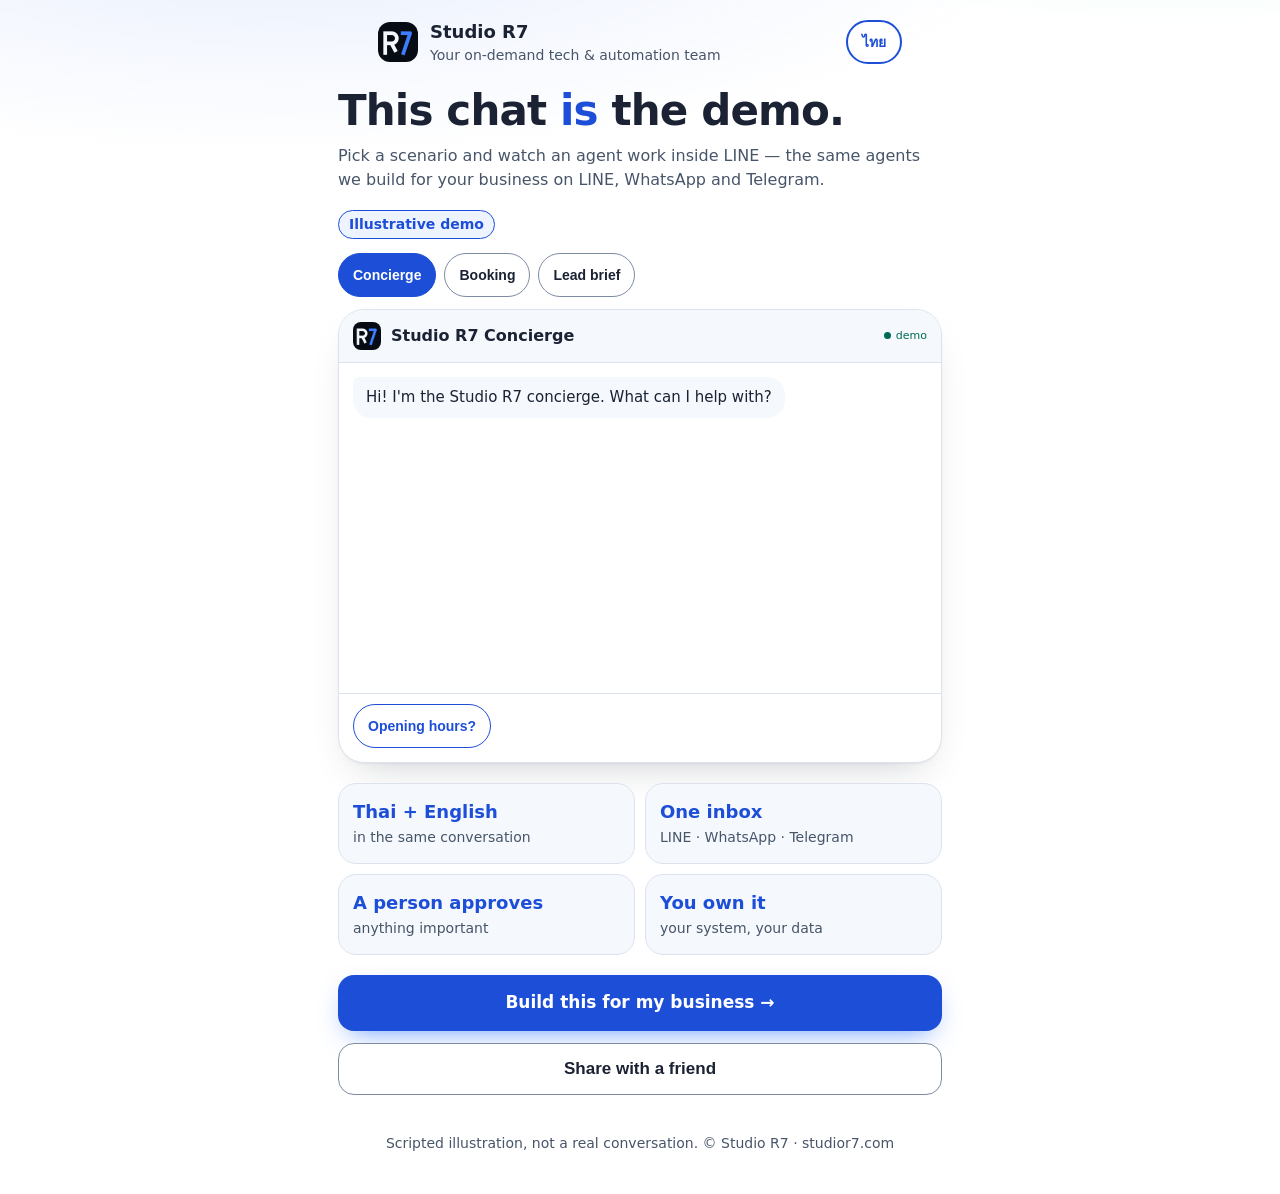
<file: index.html>
<!doctype html><html lang="en"><head><meta charset="utf-8"><meta name="viewport" content="width=device-width,initial-scale=1,viewport-fit=cover"><title>Studio R7 — Live demo</title><meta name="theme-color" content="#FFFFFF"><link rel="icon" href="assets/logo.svg"><script charset="utf-8" src="https://static.line-scdn.net/liff/edge/2/sdk.js"></script><link rel="stylesheet" href="styles.css"></head><body><div class="glow"></div>
<header><img src="assets/logo.png" alt="Studio R7"><div><b>Studio R7</b><small data-i="tag">AI agents for real businesses</small></div><button class="pill" id="lang">ไทย</button></header>
<main><div class="hello" id="hello"><img id="avatar" alt=""><span id="greet"></span></div>
<h1 data-i="h1">This chat <em>is</em> the demo.</h1><p class="lead" data-i="lead">Pick a scenario and watch an agent work inside LINE — the same agents we build for your business on LINE, WhatsApp and Telegram.</p>
<span class="badge" data-i="badge">Illustrative demo</span><div class="tabs" id="tabs"></div>
<div class="phone"><div class="bar"><img src="assets/logo.png" alt=""><span id="agent"></span><i data-i="live">live</i></div><div class="chat" id="chat"></div><div class="chips" id="chips"></div></div>
<div class="grid"><div class="tile"><b data-i="t1h">Thai + English</b><span data-i="t1">in the same conversation</span></div><div class="tile"><b data-i="t2h">One inbox</b><span data-i="t2">LINE · WhatsApp · Telegram</span></div><div class="tile"><b data-i="t3h">A person approves</b><span data-i="t3">anything important</span></div><div class="tile"><b data-i="t4h">You own it</b><span data-i="t4">your system, your data</span></div></div>
<a class="cta" id="book" href="#" data-i="book">Build this for my business →</a><button class="cta g" id="share" data-i="share">Share with a friend</button></main>
<footer data-i="foot">Scripted illustration, not a real conversation. © Studio R7 · studior7.com</footer><script src="config.js"></script><script src="common.js"></script><script src="showcase.js"></script></body></html>
</file>
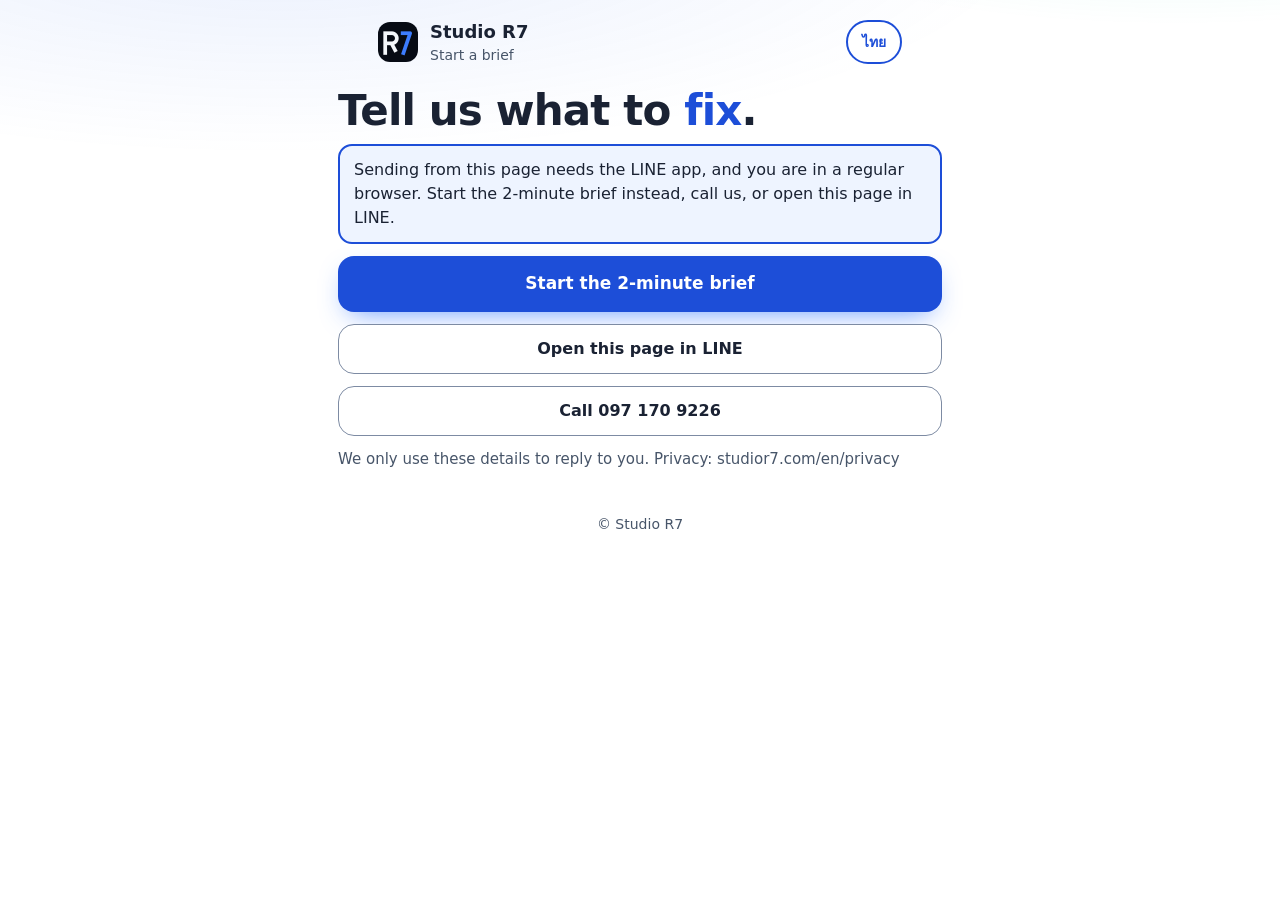
<file: contact/index.html>
<!doctype html><html lang="en"><head><meta charset="utf-8"><meta name="viewport" content="width=device-width,initial-scale=1,viewport-fit=cover"><title>Studio R7 — Build with us</title><meta name="theme-color" content="#FFFFFF"><link rel="icon" href="../assets/logo.svg"><script charset="utf-8" src="https://static.line-scdn.net/liff/edge/2/sdk.js"></script><link rel="stylesheet" href="../styles.css"></head><body><div class="glow"></div>
<header><img src="../assets/logo.png" alt="Studio R7"><div><b>Studio R7</b><small id="tag">Build with us</small></div><button class="pill" id="lang">ไทย</button></header>
<main><div class="hello" id="hello"><img id="avatar" alt=""><span id="greet"></span></div>
<h1 id="h1">Tell us what to <em>fix</em>.</h1><p class="lead" id="lead"></p>
<div class="note" id="note" role="status" hidden></div>
<form id="form" novalidate autocomplete="on">
<div role="group" aria-labelledby="q0" id="g0"><h2 id="q0">What do you need help with?</h2><div class="opts" id="jr"></div></div>
<div id="more">
<div role="group" aria-labelledby="q1"><h2 id="q1">Where should we reply?</h2><p class="hint" id="h1t"></p><div class="opts" id="ch"></div></div>
<div role="group" aria-labelledby="q2"><h2 id="q2">What should your chat assistant do for customers?</h2><p class="hint" id="h2t"></p><div class="opts" id="use"></div></div>
<h2 id="q3">Your details</h2>
<div class="fg"><label for="name" id="l-name">Your name <span class="req">(required)</span></label><input class="field" id="name" name="name" type="text" autocomplete="name" aria-describedby="e-name" required><p class="err" id="e-name" role="alert" hidden></p></div>
<div class="fg"><label for="biz" id="l-biz">Business or venue <span class="opt">(optional)</span></label><input class="field" id="biz" name="organization" type="text" autocomplete="organization"></div>
<div class="fg"><label for="phone" id="l-phone">Phone <span class="opt">(optional)</span></label><div class="phonebox"><span class="cc" aria-hidden="true">+66</span><input class="field" id="phone" name="tel-national" type="tel" inputmode="numeric" autocomplete="tel-national" aria-describedby="h-phone e-phone"></div><p class="hint" id="h-phone"></p><p class="err" id="e-phone" role="alert" hidden></p></div>
</div>
<button class="cta" id="send" type="submit">Send to Studio R7 chat</button><p class="msg" id="msg" role="status"></p>
</form>
<div class="alt" id="alt"><a class="cta" href="#" id="full" target="_blank" rel="noopener">Start the 2-minute brief</a>
<a class="cta g" href="#" id="lineopen" hidden>Open this page in LINE</a>
<a class="cta g" href="tel:+66971709226" id="call">Call 097 170 9226</a></div>
<p class="lead small" id="priv"></p></main>
<footer>© Studio R7</footer><script src="../config.js"></script><script src="../common.js"></script><script src="../contact.js"></script></body></html>
</file>
<file: styles.css>
:root{--ink:#FFFFFF;--panel:#F5F8FC;--line:#DCE3EE;--edge:#7D8BA3;--text:#1A2233;--mut:#56657E;--blue:#2563EB;--green:#007A61;--mint:#00D4A8;--night:#0B1220}
*{box-sizing:border-box;margin:0}body{background:var(--ink);color:var(--text);font:16px/1.5 -apple-system,"Noto Sans Thai",system-ui,sans-serif;padding-bottom:env(safe-area-inset-bottom);overflow-x:hidden}
.glow{position:fixed;inset:-20% -20% auto;height:60vh;background:radial-gradient(60% 60% at 30% 20%,rgba(37,99,235,.10),transparent 70%),radial-gradient(40% 40% at 80% 10%,rgba(0,212,168,.12),transparent 70%);pointer-events:none;z-index:0;animation:drift 12s ease-in-out infinite alternate}
@keyframes drift{to{transform:translate3d(-4%,6%,0) scale(1.08)}}
main,header,footer{position:relative;z-index:1;max-width:560px;margin:auto;padding:0 18px}
header{display:flex;align-items:center;gap:12px;padding-top:18px}header img{width:40px;height:40px;border-radius:12px}header b{font-size:18px}header small{display:block;color:var(--mut);font-size:12px}
.pill{margin-left:auto;background:#fff;border:2px solid var(--blue);color:var(--blue);padding:8px 14px;min-height:44px;border-radius:99px;font-size:14px;font-weight:700;text-decoration:none}
.hello{display:none;align-items:center;gap:10px;margin:16px 0 0;color:var(--mut)}.hello img{width:30px;height:30px;border-radius:50%}
h1{font-size:34px;line-height:1.1;margin:22px 0 10px;letter-spacing:-.02em}h1 em{font-style:normal;color:var(--blue)}
.lead{color:var(--mut);margin-bottom:18px}
.tabs{display:flex;gap:8px;overflow-x:auto;padding:4px 0 12px;scrollbar-width:none}.tabs button{flex:none;background:#fff;border:1.5px solid var(--edge);color:var(--text);padding:9px 14px;border-radius:99px;font-size:14px;min-height:44px;font-weight:600}
.tabs button.on{background:var(--blue);border-color:var(--blue);color:#fff}
.badge{display:inline-block;margin:0 0 10px;padding:3px 10px;border-radius:99px;border:1px solid var(--blue);background:#EEF4FF;color:var(--blue);font-size:12px;font-weight:700}
.phone{background:#fff;border:1px solid var(--line);border-radius:26px;overflow:hidden;box-shadow:0 1px 2px rgba(16,24,40,.05),0 18px 40px -20px rgba(16,24,40,.25)}
.bar{display:flex;align-items:center;gap:10px;padding:12px 14px;background:var(--panel);border-bottom:1px solid var(--line)}.bar img{width:28px;height:28px;border-radius:8px}.bar span{font-weight:600}.bar i{margin-left:auto;font-style:normal;font-size:11px;color:var(--green)}
.bar i:before{content:"";display:inline-block;width:7px;height:7px;border-radius:50%;background:var(--green);margin-right:5px;animation:pulse 1.4s infinite}
@keyframes pulse{50%{opacity:.25}}
.chat{height:330px;overflow-y:auto;padding:14px;display:flex;flex-direction:column;gap:8px;scroll-behavior:smooth}
.b{max-width:82%;padding:9px 13px;border-radius:18px;font-size:15px;animation:in .25s ease both;white-space:pre-line}
@keyframes in{from{opacity:0;transform:translateY(8px) scale(.97)}}
.b.a{background:var(--panel);border-top-left-radius:6px;align-self:flex-start}.b.u{background:var(--blue);color:#fff;border-top-right-radius:6px;align-self:flex-end}
.typing{display:flex;gap:4px;padding:12px 14px}.typing s{width:7px;height:7px;border-radius:50%;background:var(--mut);animation:bl 1s infinite}.typing s:nth-child(2){animation-delay:.15s}.typing s:nth-child(3){animation-delay:.3s}
@keyframes bl{40%{transform:translateY(-4px);opacity:.4}}
.chips{display:flex;flex-wrap:wrap;gap:8px;padding:10px 14px 14px;border-top:1px solid var(--line);min-height:58px}.chips button{background:#fff;border:1.5px solid var(--blue);color:var(--blue);border-radius:99px;padding:9px 14px;font-size:14px;min-height:44px;font-weight:600}
.grid{display:grid;grid-template-columns:1fr 1fr;gap:10px;margin:20px 0}.tile{background:var(--panel);border:1px solid var(--line);border-radius:18px;padding:14px}.tile b{display:block;font-size:18px;color:var(--blue)}.tile span{font-size:13px;color:var(--mut)}
.cta{display:block;text-align:center;background:var(--blue);color:#fff;text-decoration:none;border:0;width:100%;padding:15px;border-radius:16px;font-size:17px;font-weight:700;margin:12px 0;box-shadow:0 10px 28px -12px rgba(61,125,255,.9)}.cta.g{background:#fff;color:var(--text);border:1.5px solid var(--edge);box-shadow:none}
h2{font-size:22px;margin:26px 0 6px}
.field{width:100%;padding:14px;margin:6px 0;background:var(--panel);border:2px solid var(--edge);color:var(--text);border-radius:14px;font-size:16px}
.msg{min-height:22px;color:var(--green);margin:6px 0}footer{padding:26px 18px 40px;color:var(--mut);font-size:12px;text-align:center}
.opts{display:flex;flex-wrap:wrap;gap:8px;margin:8px 0}.opts button{background:#fff;border:2px solid var(--edge);color:var(--text);padding:9px 14px;border-radius:99px;min-height:44px;font-weight:600}.opts button.on{border-color:var(--blue);background:#E8FAF5}
@media(prefers-reduced-motion:reduce){*{animation:none!important}}
/* contact form UX 2026-11-12 */
:root{--blue:#1D4ED8;--mut:#475569;--green:#006B55;--bad:#A32016}
[hidden]{display:none!important}
:focus-visible{outline:3px solid var(--blue);outline-offset:2px}
.field:focus-visible,.phonebox:focus-within{outline:3px solid var(--blue);outline-offset:2px}
.fg{margin:14px 0}.fg label{display:block;font-weight:700;font-size:16px;margin-bottom:4px}.fg .req{color:var(--bad);font-weight:600}.fg .opt{color:var(--mut);font-weight:400}
.field::placeholder{color:var(--mut);opacity:1}.field{min-height:48px;margin:0}.field[aria-invalid=true]{border-color:var(--bad)}
.phonebox{display:flex;align-items:stretch;background:var(--panel);border:2px solid var(--edge);border-radius:14px;overflow:hidden}.phonebox:focus-within{border-color:var(--blue)}
.phonebox .cc{display:flex;align-items:center;padding:0 12px;font-weight:700;background:#E9EEF6;border-right:2px solid var(--edge);color:var(--text)}
.phonebox .field{border:0;border-radius:0;background:transparent;outline:0}.phonebox[data-bad=true]{border-color:var(--bad)}
.hint{font-size:15px;color:var(--mut);margin:4px 0 6px}.err{font-size:15px;color:var(--bad);font-weight:600;margin:6px 0 0}
.note{background:#EEF4FF;border:2px solid var(--blue);border-radius:14px;padding:12px 14px;margin:0 0 8px;color:var(--text);font-size:16px}
.opts button{font-size:15px}.opts button[aria-pressed=true]{border-color:var(--blue);background:#E8FAF5}
.lead.small{font-size:15px;margin-top:10px}
.alt{margin-top:6px}.alt .cta.g{padding:12px;font-size:16px;font-weight:600;min-height:48px}.cta{min-height:48px}
.cta.g{display:block}.msg{font-size:15px;min-height:22px}.msg.bad{color:var(--bad)}
header small,footer{font-size:14px}.badge,.tile span{font-size:14px}
@media(min-width:900px){main{max-width:640px}h1{font-size:42px}}
</file>
